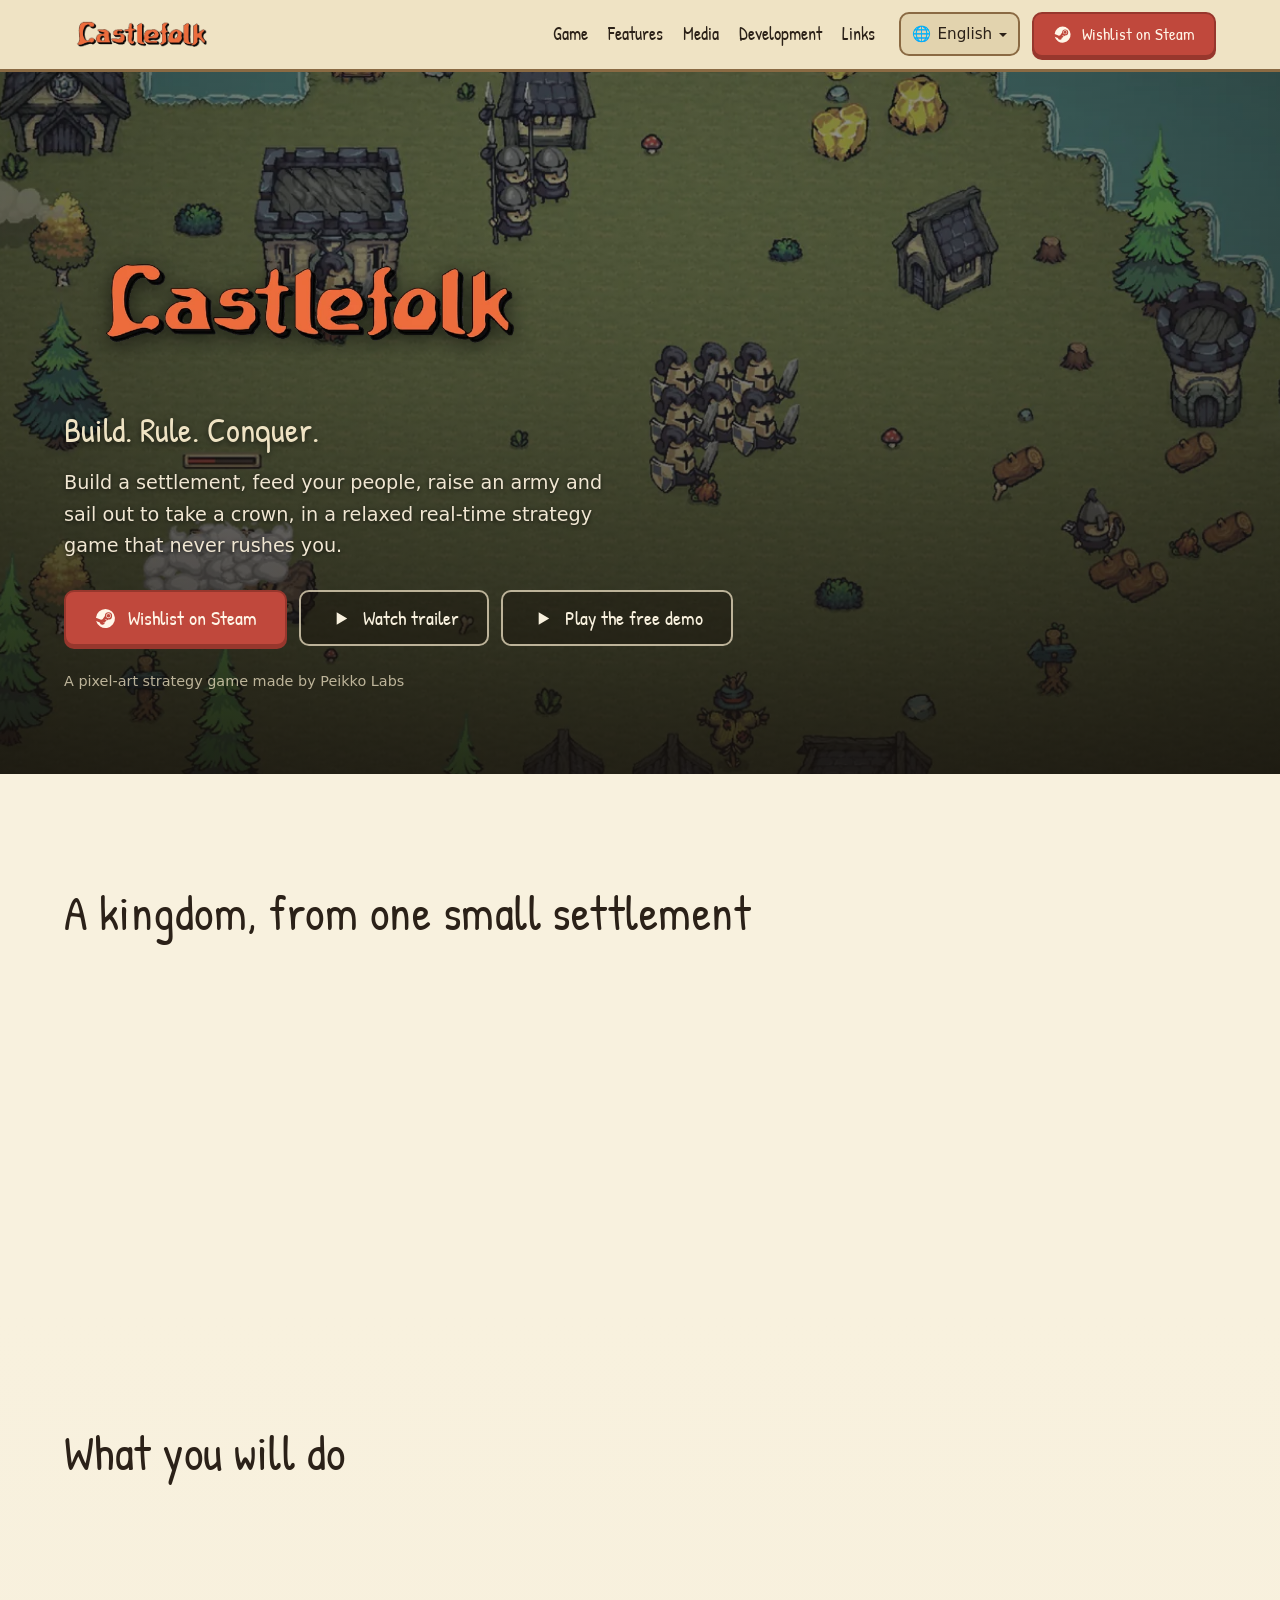
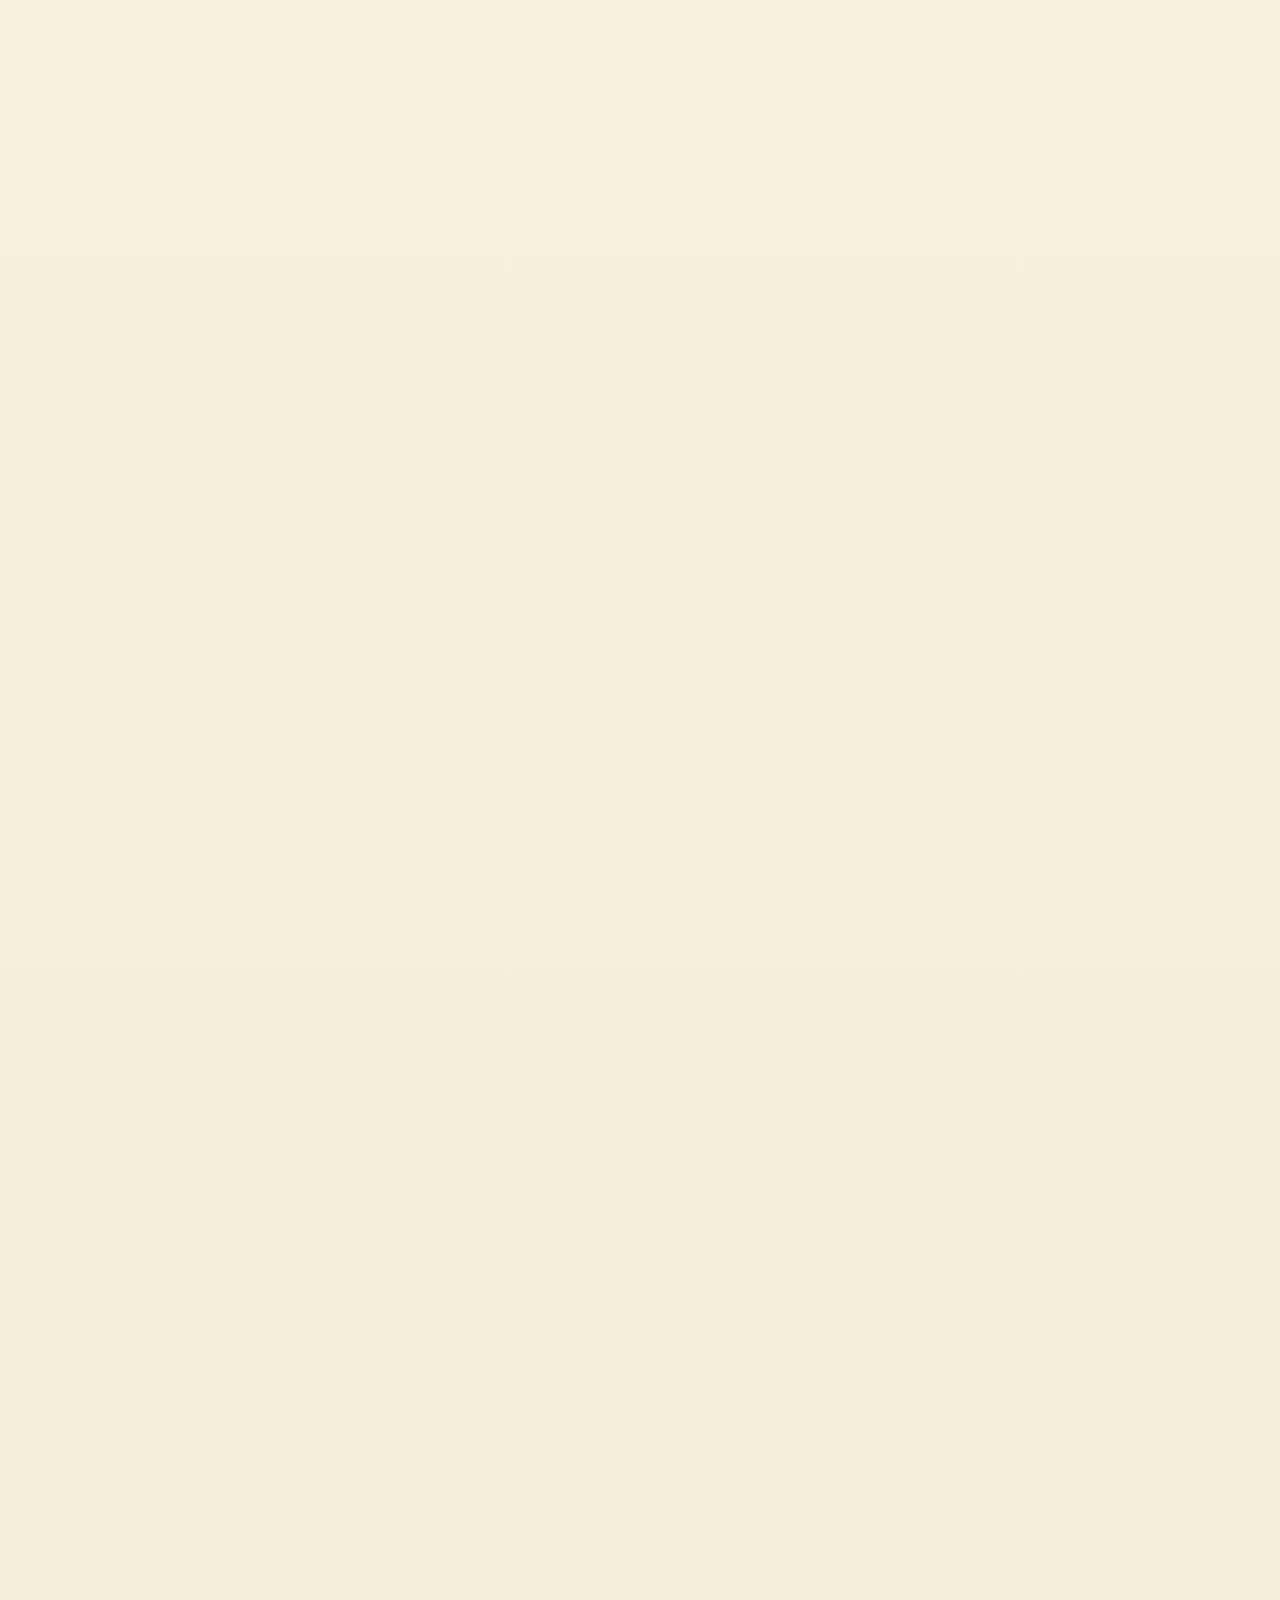
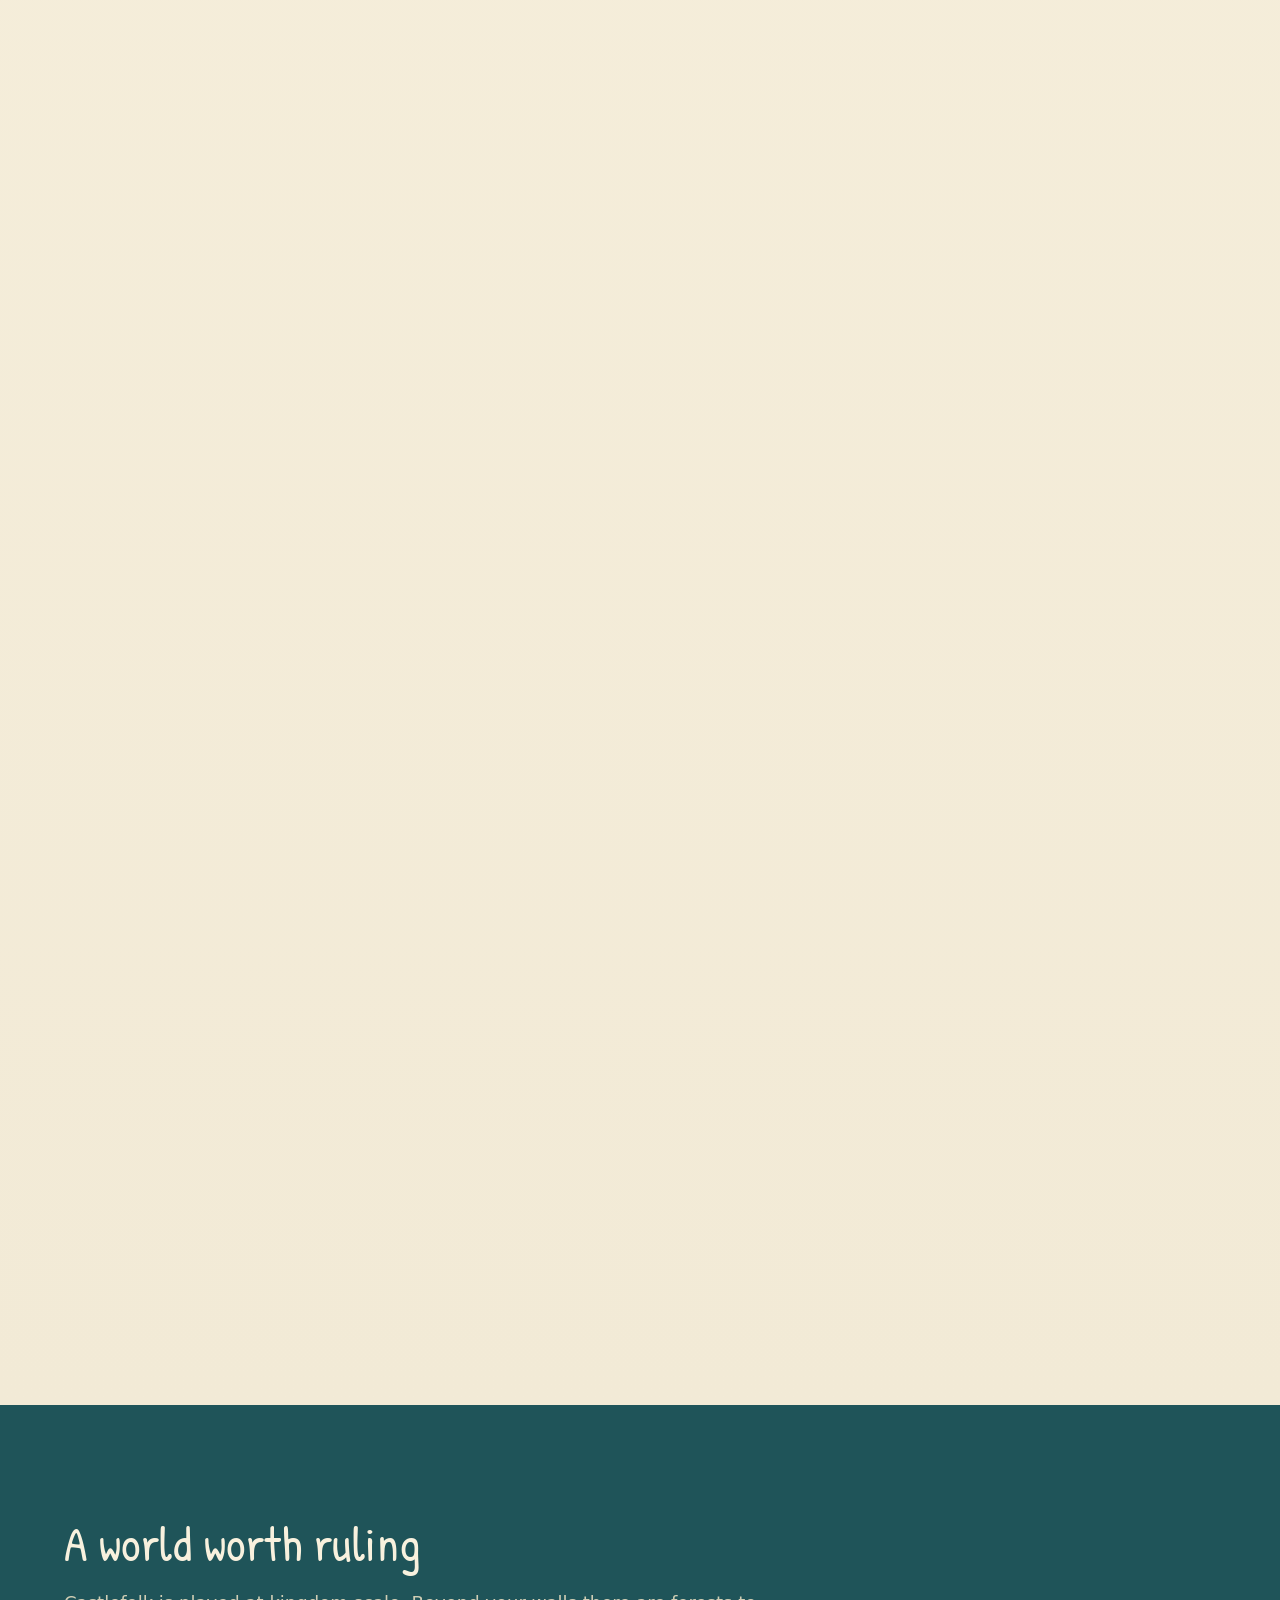
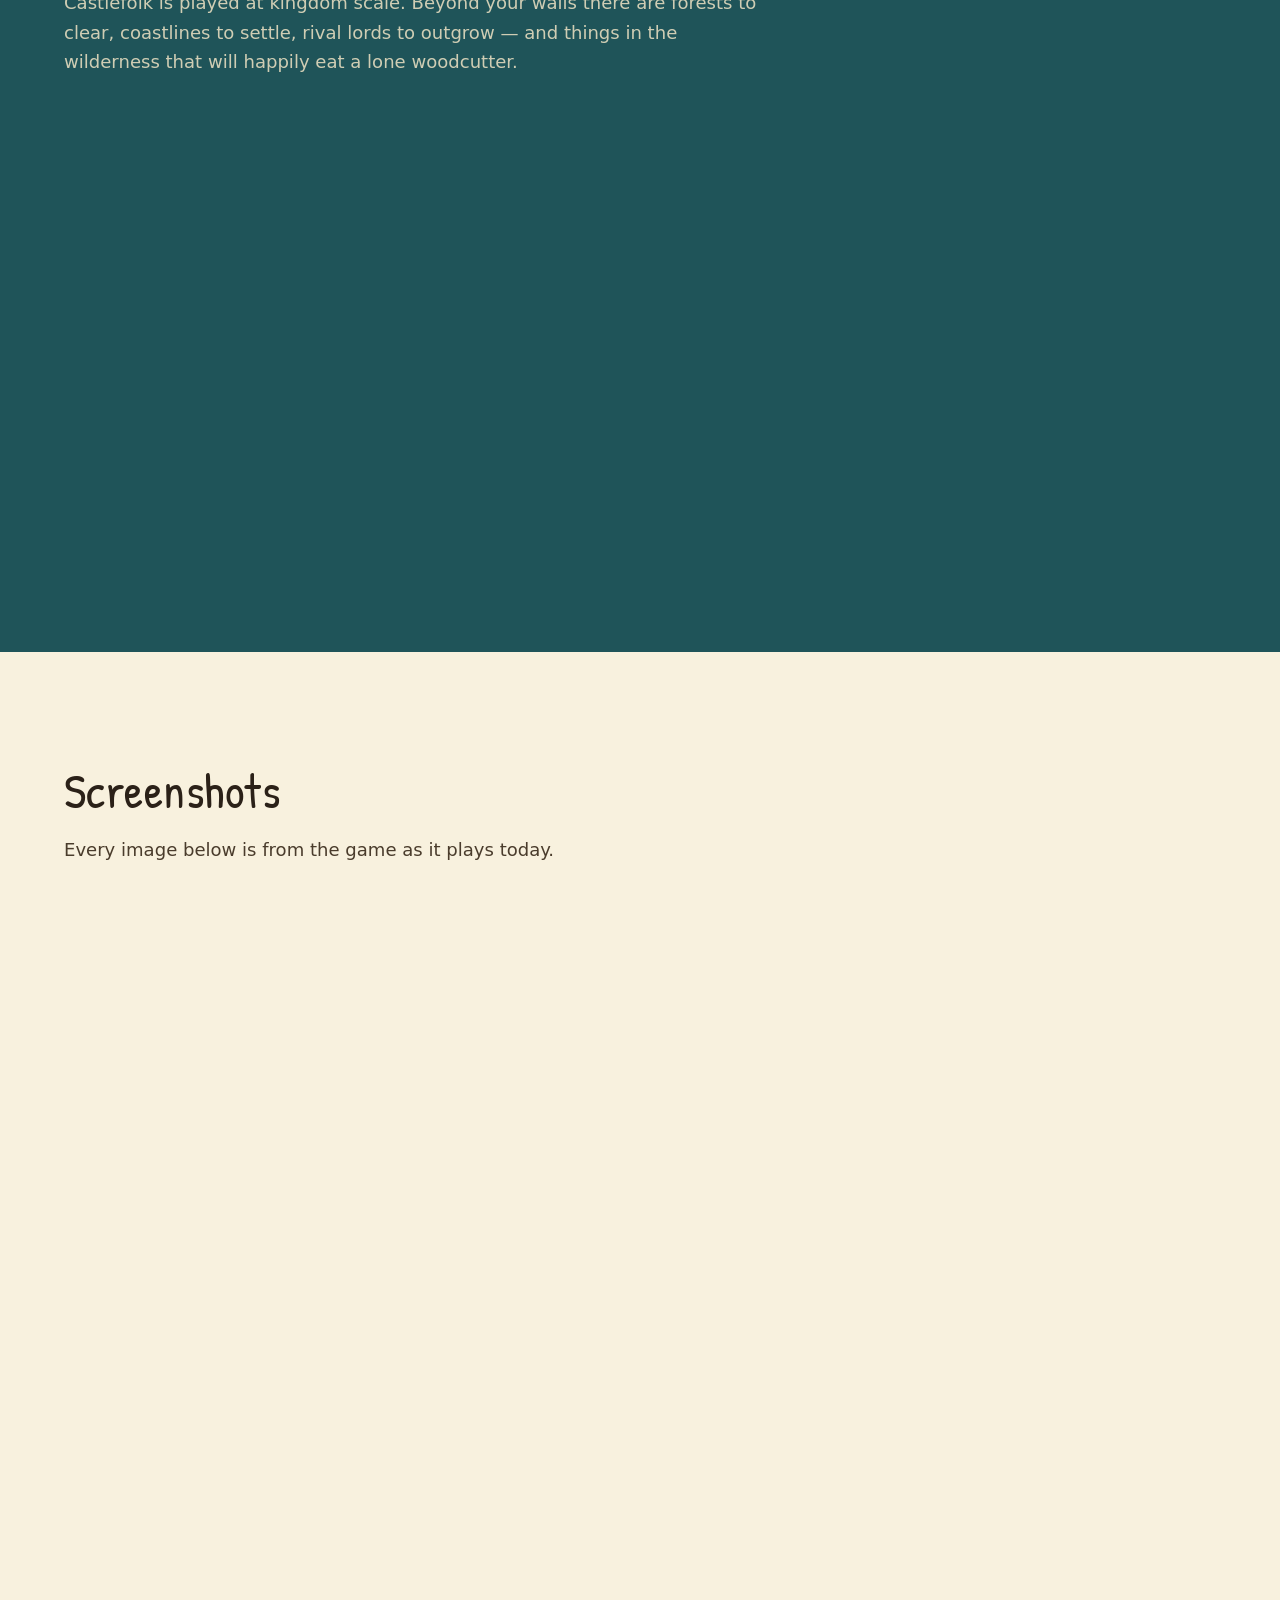
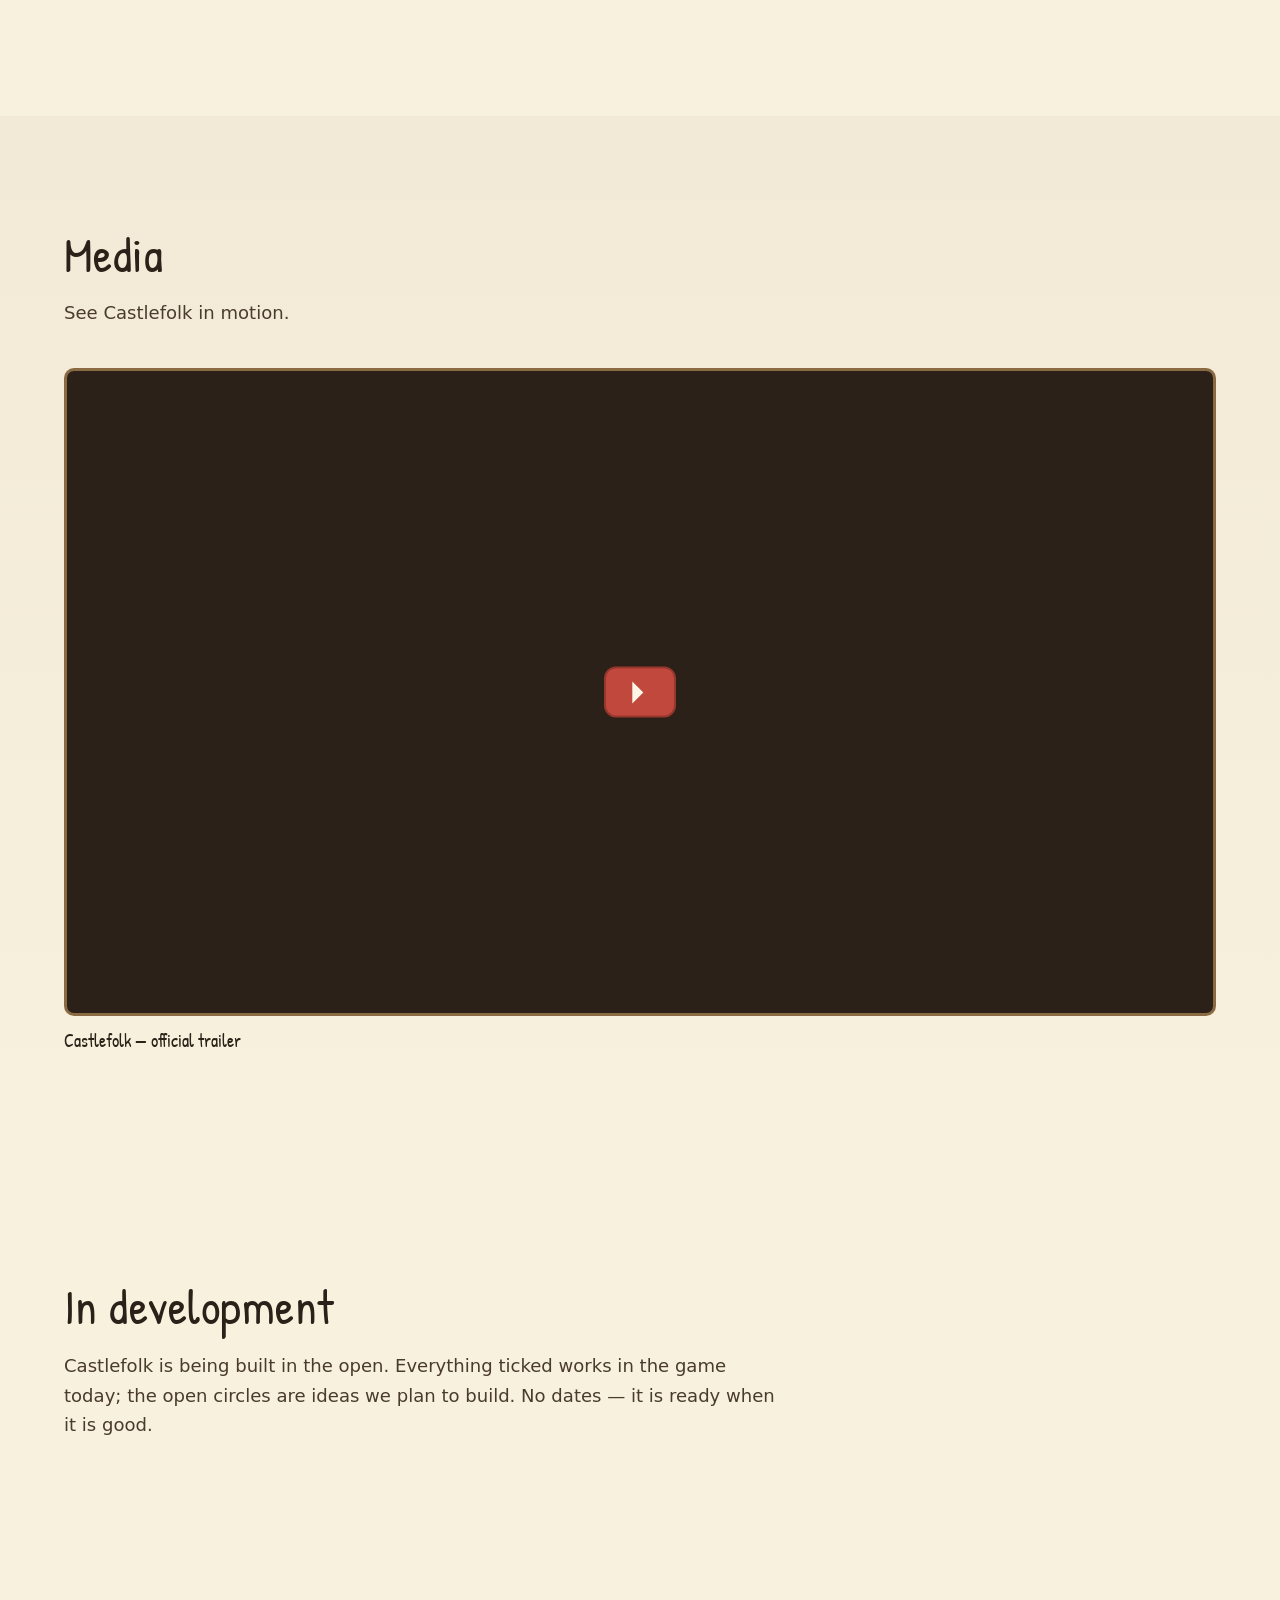
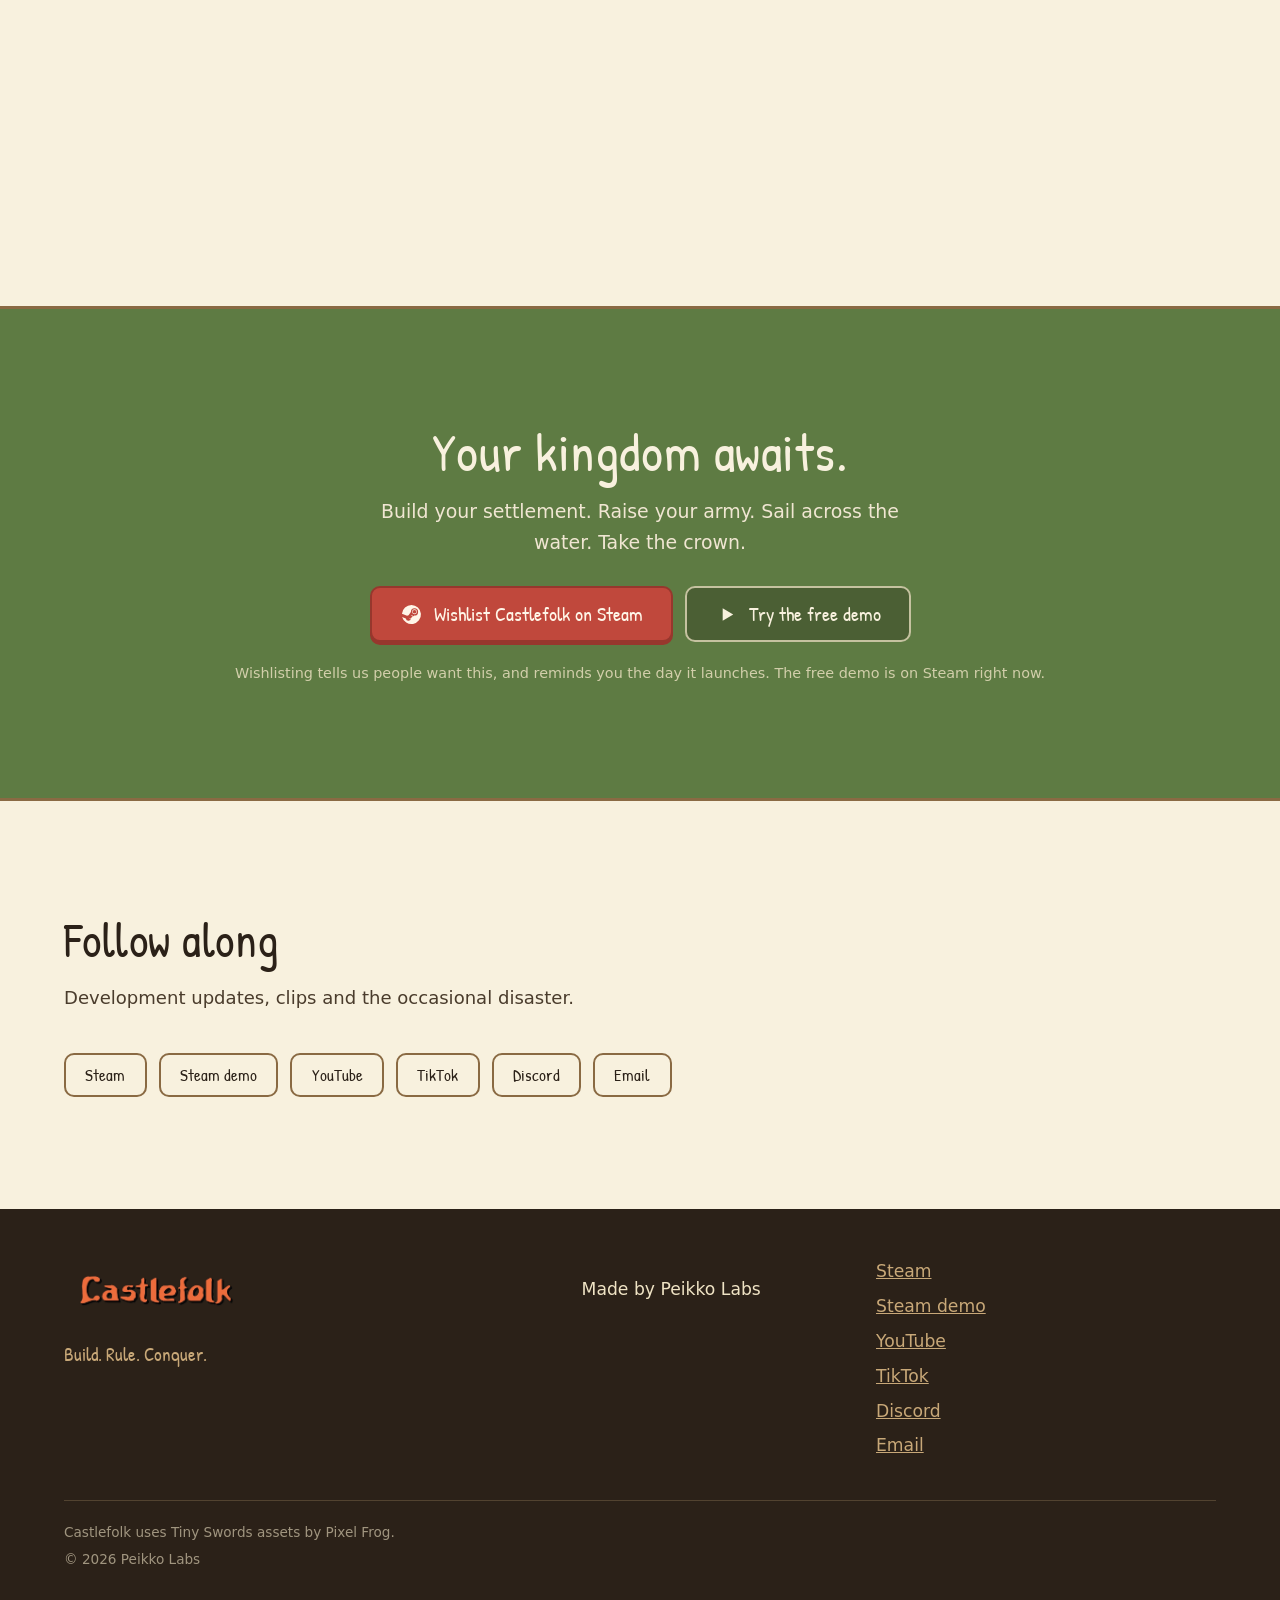
<file: castlefolk/index.html>
<!doctype html>
<html lang="en">
<head>
  <meta charset="utf-8">
  <meta name="viewport" content="width=device-width, initial-scale=1">
  <title>Castlefolk | Peikko Labs</title>
  <meta name="robots" content="noindex">
  <link rel="canonical" href="https://peikkolabs.com/">
  <meta http-equiv="refresh" content="0; url=../">
</head>
<body>
  <main>
    <h1>Castlefolk</h1>
    <p>Castlefolk now lives at the root of this site. <a href="../">Continue to Castlefolk</a>.</p>
  </main>
</body>
</html>
</file>
